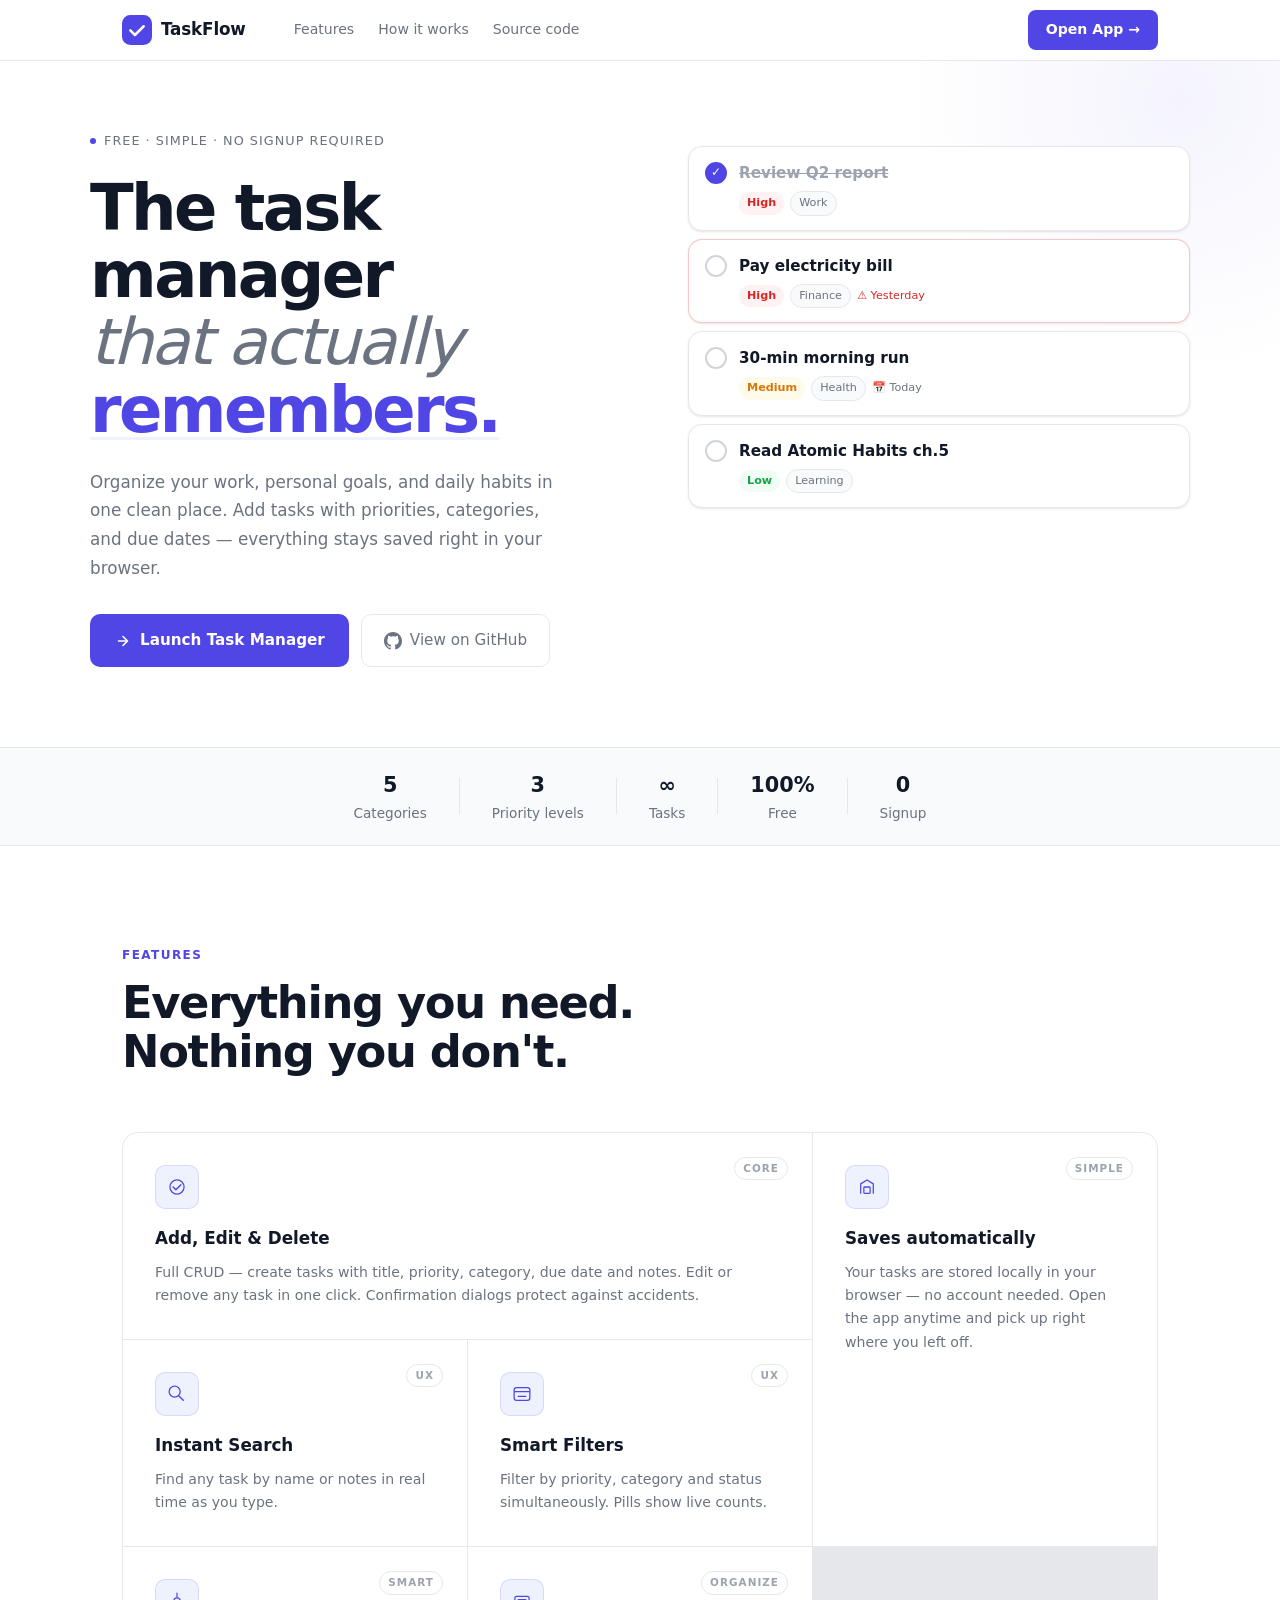
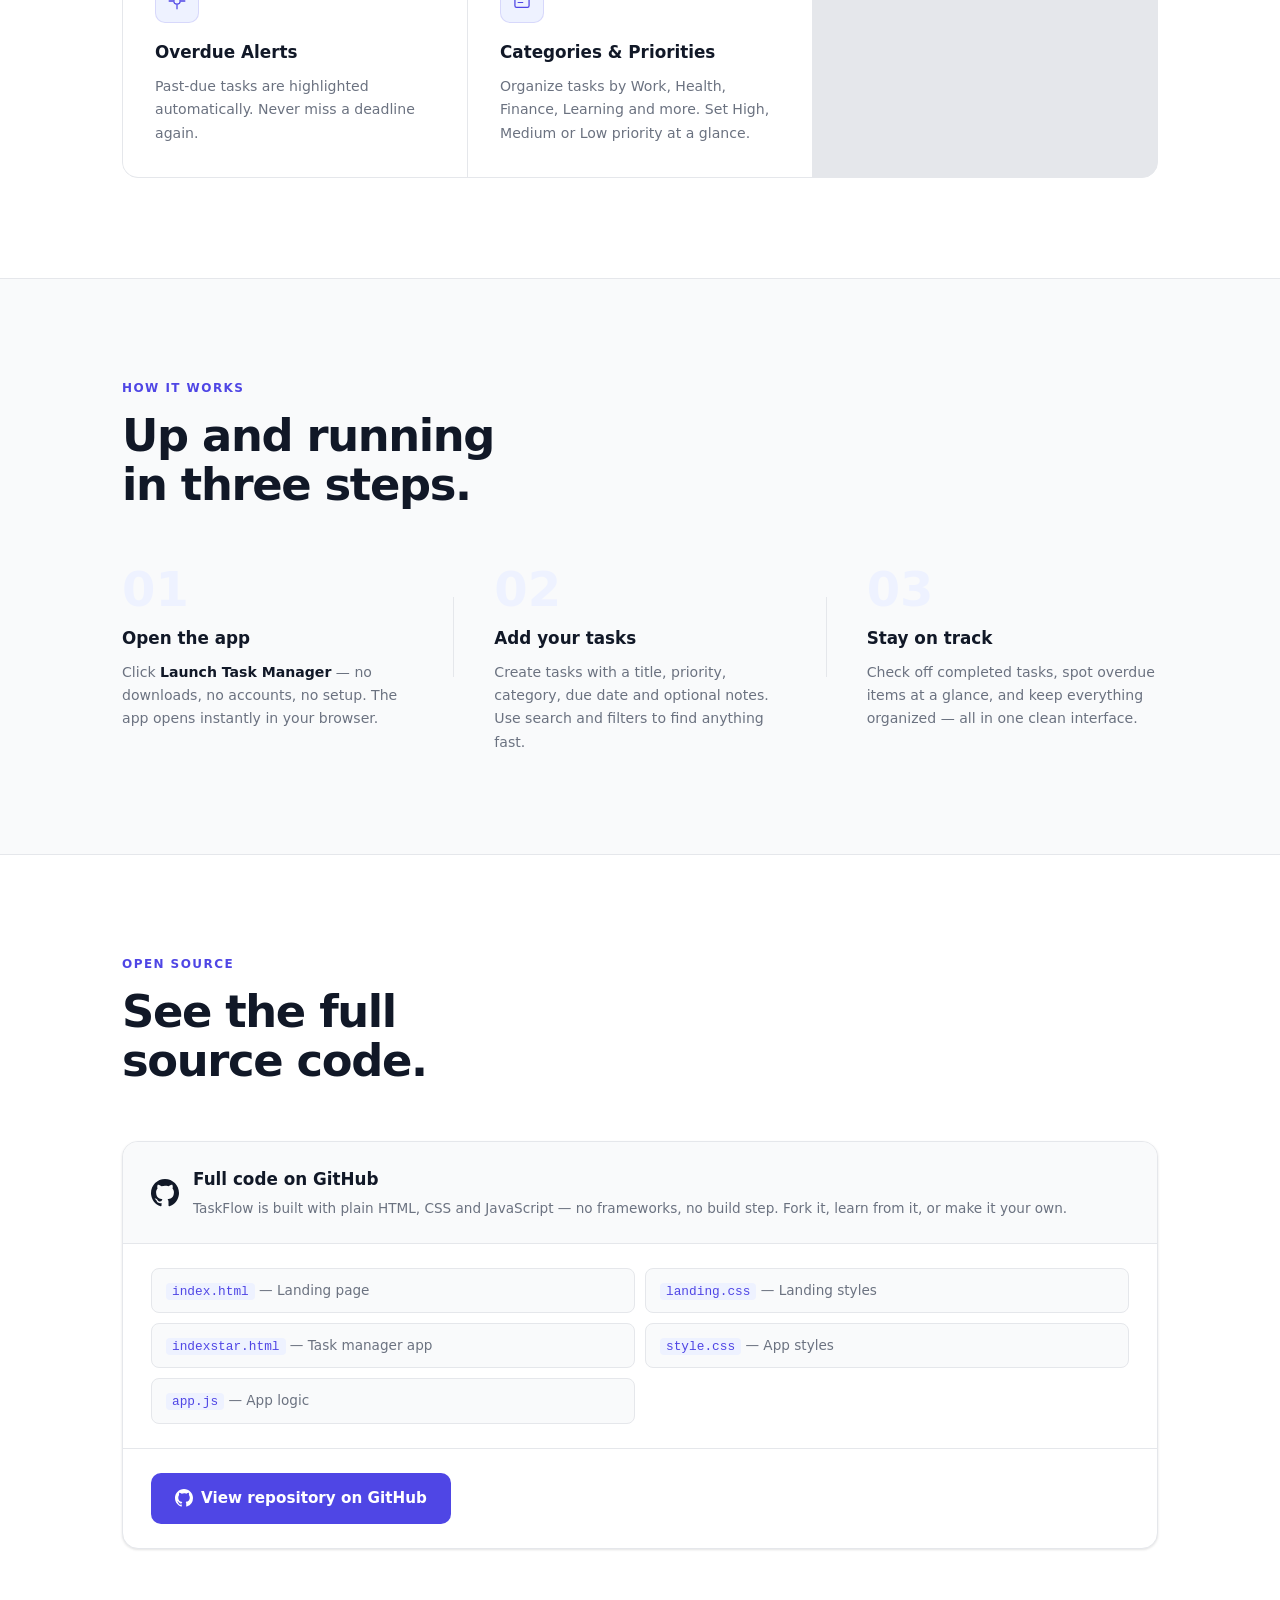
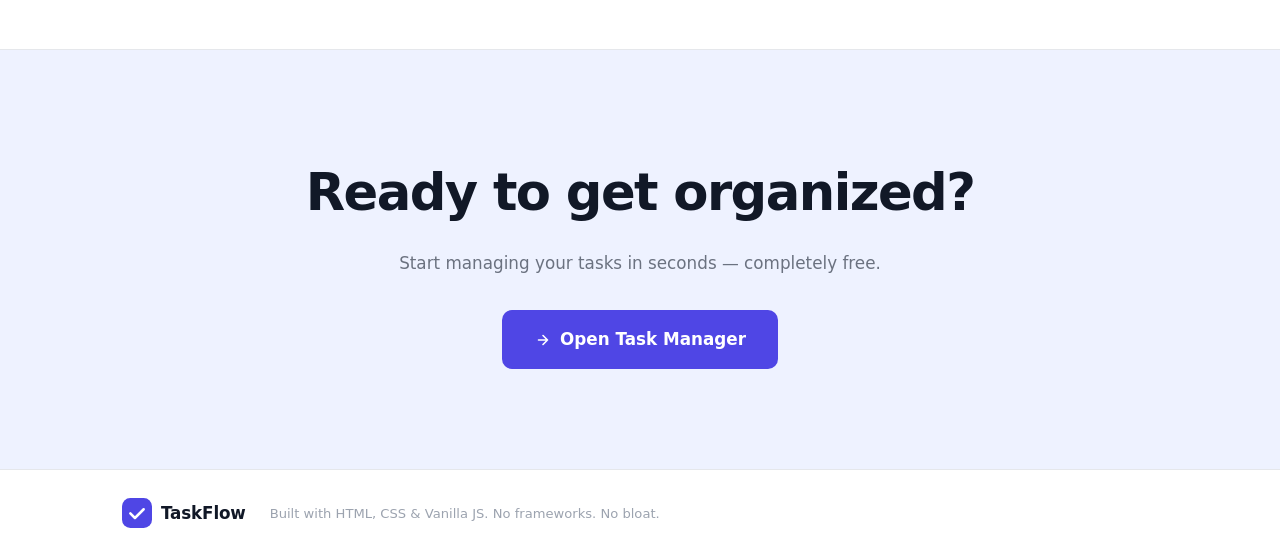
<file: index.html>
<!DOCTYPE html>
<html lang="en">
<head>
  <meta charset="UTF-8" />
  <meta name="viewport" content="width=device-width, initial-scale=1.0" />
  <title>TaskFlow — Smart Task Manager</title>
  <link rel="stylesheet" href="landing.css" />
</head>
<body>

  <!-- ── Nav ── -->
  <nav class="nav">
    <div class="nav-inner">
      <a href="#" class="nav-logo" aria-label="TaskFlow home">
        <svg viewBox="0 0 36 36" fill="none" aria-hidden="true">
          <rect width="36" height="36" rx="10" fill="#4F46E5"/>
          <path d="M10 18.5l5.5 5.5 10.5-10.5" stroke="#ffffff" stroke-width="3" stroke-linecap="round" stroke-linejoin="round"/>
        </svg>
        <span>TaskFlow</span>
      </a>
      <div class="nav-links">
        <a href="#features">Features</a>
        <a href="#how">How it works</a>
        <a href="#github">Source code</a>
      </div>
      <a href="indexstar.html" class="nav-cta">Open App →</a>
    </div>
  </nav>

  <!-- ── Hero ── -->
  <section class="hero">
    <div class="hero-inner">
      <div class="hero-eyebrow">
        <span class="dot"></span>
        Free · Simple · No signup required
      </div>

      <h1 class="hero-title">
        The task manager<br/>
        <em>that actually</em><br/>
        <span class="accent">remembers.</span>
      </h1>

      <p class="hero-sub">
        Organize your work, personal goals, and daily habits in one clean place.
        Add tasks with priorities, categories, and due dates — everything stays
        saved right in your browser.
      </p>

      <div class="hero-actions">
        <a href="indexstar.html" class="btn-primary">
          <svg viewBox="0 0 20 20" fill="none" aria-hidden="true"><path d="M5 10h10M10 5l5 5-5 5" stroke="currentColor" stroke-width="1.8" stroke-linecap="round" stroke-linejoin="round"/></svg>
          Launch Task Manager
        </a>
        <a href="https://github.com/aitu-educational-practice-2026/educational-practice-project-taskflow-team-project" target="_blank" rel="noopener" class="btn-ghost" id="github-link">
          <svg viewBox="0 0 20 20" fill="currentColor" aria-hidden="true"><path fill-rule="evenodd" d="M10 0C4.477 0 0 4.484 0 10.017c0 4.425 2.865 8.18 6.839 9.504.5.092.682-.217.682-.483 0-.237-.008-.868-.013-1.703-2.782.605-3.369-1.343-3.369-1.343-.454-1.158-1.11-1.466-1.11-1.466-.908-.62.069-.608.069-.608 1.003.07 1.531 1.032 1.531 1.032.892 1.53 2.341 1.088 2.91.832.092-.647.35-1.088.636-1.338-2.22-.253-4.555-1.113-4.555-4.951 0-1.093.39-1.988 1.029-2.688-.103-.253-.446-1.272.098-2.65 0 0 .84-.27 2.75 1.026A9.564 9.564 0 0110 4.844c.85.004 1.705.115 2.504.337 1.909-1.296 2.747-1.027 2.747-1.027.546 1.379.203 2.398.1 2.651.64.7 1.028 1.595 1.028 2.688 0 3.848-2.339 4.695-4.566 4.943.359.309.678.92.678 1.855 0 1.338-.012 2.419-.012 2.745 0 .268.18.58.688.482A10.019 10.019 0 0020 10.017C20 4.484 15.522 0 10 0z" clip-rule="evenodd"/></svg>
          View on GitHub
        </a>
      </div>

      <!-- Floating task cards preview -->
      <div class="hero-preview" aria-hidden="true">
        <div class="preview-card card-1">
          <div class="pc-check checked">✓</div>
          <div class="pc-body">
            <div class="pc-title done">Review Q2 report</div>
            <div class="pc-meta"><span class="badge-high">High</span><span class="pc-cat">Work</span></div>
          </div>
        </div>
        <div class="preview-card card-2">
          <div class="pc-check"></div>
          <div class="pc-body">
            <div class="pc-title">Pay electricity bill</div>
            <div class="pc-meta"><span class="badge-high">High</span><span class="pc-cat">Finance</span><span class="pc-due overdue">⚠ Yesterday</span></div>
          </div>
        </div>
        <div class="preview-card card-3">
          <div class="pc-check"></div>
          <div class="pc-body">
            <div class="pc-title">30-min morning run</div>
            <div class="pc-meta"><span class="badge-med">Medium</span><span class="pc-cat">Health</span><span class="pc-due">📅 Today</span></div>
          </div>
        </div>
        <div class="preview-card card-4">
          <div class="pc-check"></div>
          <div class="pc-body">
            <div class="pc-title">Read Atomic Habits ch.5</div>
            <div class="pc-meta"><span class="badge-low">Low</span><span class="pc-cat">Learning</span></div>
          </div>
        </div>
      </div>
    </div>
  </section>

  <!-- ── Stats strip ── -->
  <div class="stats-strip">
    <div class="stat"><strong>5</strong> Categories</div>
    <div class="divider"></div>
    <div class="stat"><strong>3</strong> Priority levels</div>
    <div class="divider"></div>
    <div class="stat"><strong>∞</strong> Tasks</div>
    <div class="divider"></div>
    <div class="stat"><strong>100%</strong> Free</div>
    <div class="divider"></div>
    <div class="stat"><strong>0</strong> Signup</div>
  </div>

  <!-- ── Features ── -->
  <section class="features" id="features">
    <div class="section-inner">
      <div class="section-label">Features</div>
      <h2 class="section-title">Everything you need.<br/>Nothing you don't.</h2>

      <div class="features-grid">

        <div class="feature-card feat-large">
          <div class="feat-icon">
            <svg viewBox="0 0 28 28" fill="none"><path d="M5 14a9 9 0 1 1 18 0A9 9 0 0 1 5 14z" stroke="currentColor" stroke-width="1.6"/><path d="M9 14l3.5 3.5 6.5-6.5" stroke="currentColor" stroke-width="1.8" stroke-linecap="round" stroke-linejoin="round"/></svg>
          </div>
          <h3>Add, Edit & Delete</h3>
          <p>Full CRUD — create tasks with title, priority, category, due date and notes. Edit or remove any task in one click. Confirmation dialogs protect against accidents.</p>
          <div class="feat-tag">Core</div>
        </div>

        <div class="feature-card">
          <div class="feat-icon">
            <svg viewBox="0 0 28 28" fill="none"><circle cx="11" cy="11" r="7" stroke="currentColor" stroke-width="1.6"/><path d="M16.5 16.5L22 22" stroke="currentColor" stroke-width="1.8" stroke-linecap="round"/></svg>
          </div>
          <h3>Instant Search</h3>
          <p>Find any task by name or notes in real time as you type.</p>
          <div class="feat-tag">UX</div>
        </div>

        <div class="feature-card">
          <div class="feat-icon">
            <svg viewBox="0 0 28 28" fill="none"><rect x="4" y="6" width="20" height="16" rx="3" stroke="currentColor" stroke-width="1.6"/><path d="M4 11h20" stroke="currentColor" stroke-width="1.6"/><path d="M9 17h10" stroke="currentColor" stroke-width="1.4" stroke-linecap="round"/></svg>
          </div>
          <h3>Smart Filters</h3>
          <p>Filter by priority, category and status simultaneously. Pills show live counts.</p>
          <div class="feat-tag">UX</div>
        </div>

        <div class="feature-card">
          <div class="feat-icon">
            <svg viewBox="0 0 28 28" fill="none"><path d="M14 4v5M14 19v5M4 14h5M19 14h5" stroke="currentColor" stroke-width="1.6" stroke-linecap="round"/><circle cx="14" cy="14" r="4" stroke="currentColor" stroke-width="1.6"/></svg>
          </div>
          <h3>Overdue Alerts</h3>
          <p>Past-due tasks are highlighted automatically. Never miss a deadline again.</p>
          <div class="feat-tag">Smart</div>
        </div>

        <div class="feature-card">
          <div class="feat-icon">
            <svg viewBox="0 0 28 28" fill="none"><rect x="5" y="8" width="18" height="14" rx="2" stroke="currentColor" stroke-width="1.6"/><path d="M9 12h10M9 16h6" stroke="currentColor" stroke-width="1.4" stroke-linecap="round"/></svg>
          </div>
          <h3>Categories & Priorities</h3>
          <p>Organize tasks by Work, Health, Finance, Learning and more. Set High, Medium or Low priority at a glance.</p>
          <div class="feat-tag">Organize</div>
        </div>

        <div class="feature-card feat-large">
          <div class="feat-icon">
            <svg viewBox="0 0 28 28" fill="none"><path d="M6 22V10l8-5 8 5v12" stroke="currentColor" stroke-width="1.6" stroke-linecap="round" stroke-linejoin="round"/><rect x="10" y="14" width="8" height="8" rx="1" stroke="currentColor" stroke-width="1.6"/></svg>
          </div>
          <h3>Saves automatically</h3>
          <p>Your tasks are stored locally in your browser — no account needed. Open the app anytime and pick up right where you left off.</p>
          <div class="feat-tag">Simple</div>
        </div>

      </div>
    </div>
  </section>

  <!-- ── How it works ── -->
  <section class="how" id="how">
    <div class="section-inner">
      <div class="section-label">How it works</div>
      <h2 class="section-title">Up and running<br/>in three steps.</h2>

      <div class="steps">
        <div class="step">
          <div class="step-num">01</div>
          <div class="step-body">
            <h3>Open the app</h3>
            <p>Click <strong>Launch Task Manager</strong> — no downloads, no accounts, no setup. The app opens instantly in your browser.</p>
          </div>
        </div>
        <div class="step-line"></div>
        <div class="step">
          <div class="step-num">02</div>
          <div class="step-body">
            <h3>Add your tasks</h3>
            <p>Create tasks with a title, priority, category, due date and optional notes. Use search and filters to find anything fast.</p>
          </div>
        </div>
        <div class="step-line"></div>
        <div class="step">
          <div class="step-num">03</div>
          <div class="step-body">
            <h3>Stay on track</h3>
            <p>Check off completed tasks, spot overdue items at a glance, and keep everything organized — all in one clean interface.</p>
          </div>
        </div>
      </div>
    </div>
  </section>

  <!-- ── GitHub ── -->
  <section class="github-section" id="github">
    <div class="section-inner">
      <div class="section-label">Open source</div>
      <h2 class="section-title">See the full<br/>source code.</h2>

      <div class="github-box">
        <div class="github-left">
          <svg viewBox="0 0 24 24" fill="currentColor" aria-hidden="true"><path fill-rule="evenodd" d="M12 0C5.373 0 0 5.373 0 12c0 5.303 3.438 9.8 8.205 11.387.6.113.82-.258.82-.577v-2.234c-3.338.726-4.033-1.416-4.033-1.416-.546-1.387-1.333-1.756-1.333-1.756-1.089-.745.083-.729.083-.729 1.205.084 1.839 1.237 1.839 1.237 1.07 1.834 2.807 1.304 3.492.997.107-.775.418-1.305.762-1.604-2.665-.305-5.467-1.334-5.467-5.931 0-1.311.469-2.381 1.236-3.221-.124-.303-.535-1.524.117-3.176 0 0 1.008-.322 3.301 1.23A11.509 11.509 0 0 1 12 5.803c1.02.005 2.047.138 3.006.404 2.291-1.552 3.297-1.23 3.297-1.23.653 1.653.242 2.874.118 3.176.77.84 1.235 1.911 1.235 3.221 0 4.609-2.807 5.624-5.479 5.921.43.372.823 1.102.823 2.222v3.293c0 .319.218.694.825.576C20.565 21.796 24 17.298 24 12c0-6.627-5.373-12-12-12z" clip-rule="evenodd"/></svg>
          <div>
            <h3>Full code on GitHub</h3>
            <p>TaskFlow is built with plain HTML, CSS and JavaScript — no frameworks, no build step. Fork it, learn from it, or make it your own.</p>
          </div>
        </div>
        <div class="github-files">
          <div class="file-chip"><code>index.html</code> — Landing page</div>
          <div class="file-chip"><code>landing.css</code> — Landing styles</div>
          <div class="file-chip"><code>indexstar.html</code> — Task manager app</div>
          <div class="file-chip"><code>style.css</code> — App styles</div>
          <div class="file-chip"><code>app.js</code> — App logic</div>
        </div>
        <a href="https://github.com/aitu-educational-practice-2026/educational-practice-project-taskflow-team-project" target="_blank" rel="noopener" class="btn-primary github-btn">
          <svg viewBox="0 0 20 20" fill="currentColor" aria-hidden="true"><path fill-rule="evenodd" d="M10 0C4.477 0 0 4.484 0 10.017c0 4.425 2.865 8.18 6.839 9.504.5.092.682-.217.682-.483 0-.237-.008-.868-.013-1.703-2.782.605-3.369-1.343-3.369-1.343-.454-1.158-1.11-1.466-1.11-1.466-.908-.62.069-.608.069-.608 1.003.07 1.531 1.032 1.531 1.032.892 1.53 2.341 1.088 2.91.832.092-.647.35-1.088.636-1.338-2.22-.253-4.555-1.113-4.555-4.951 0-1.093.39-1.988 1.029-2.688-.103-.253-.446-1.272.098-2.65 0 0 .84-.27 2.75 1.026A9.564 9.564 0 0110 4.844c.85.004 1.705.115 2.504.337 1.909-1.296 2.747-1.027 2.747-1.027.546 1.379.203 2.398.1 2.651.64.7 1.028 1.595 1.028 2.688 0 3.848-2.339 4.695-4.566 4.943.359.309.678.92.678 1.855 0 1.338-.012 2.419-.012 2.745 0 .268.18.58.688.482A10.019 10.019 0 0020 10.017C20 4.484 15.522 0 10 0z" clip-rule="evenodd"/></svg>
          View repository on GitHub
        </a>
      </div>
    </div>
  </section>

  <!-- ── CTA ── -->
  <section class="cta-section">
    <div class="cta-inner">
      <h2>Ready to get organized?</h2>
      <p>Start managing your tasks in seconds — completely free.</p>
      <a href="indexstar.html" class="btn-primary btn-xl">
        <svg viewBox="0 0 20 20" fill="none" aria-hidden="true"><path d="M5 10h10M10 5l5 5-5 5" stroke="currentColor" stroke-width="1.8" stroke-linecap="round" stroke-linejoin="round"/></svg>
        Open Task Manager
      </a>
    </div>
  </section>

  <!-- ── Footer ── -->
  <footer class="footer">
    <div class="footer-inner">
      <a href="#" class="nav-logo" aria-label="TaskFlow home">
        <svg viewBox="0 0 36 36" fill="none" aria-hidden="true"><rect width="36" height="36" rx="10" fill="#4F46E5"/><path d="M10 18.5l5.5 5.5 10.5-10.5" stroke="#ffffff" stroke-width="3" stroke-linecap="round" stroke-linejoin="round"/></svg>
        <span>TaskFlow</span>
      </a>
      <p>Built with HTML, CSS &amp; Vanilla JS. No frameworks. No bloat.</p>
    </div>
  </footer>

  <script>
    const observer = new IntersectionObserver((entries) => {
      entries.forEach(e => {
        if (e.isIntersecting) {
          e.target.classList.add('visible');
          observer.unobserve(e.target);
        }
      });
    }, { threshold: 0.1 });

    document.querySelectorAll('.feature-card, .step, .file-chip').forEach(el => {
      observer.observe(el);
    });

    document.querySelectorAll('.preview-card').forEach((card, i) => {
      card.style.animationDelay = `${i * 0.12}s`;
    });
  </script>
</body>
</html>
</file>
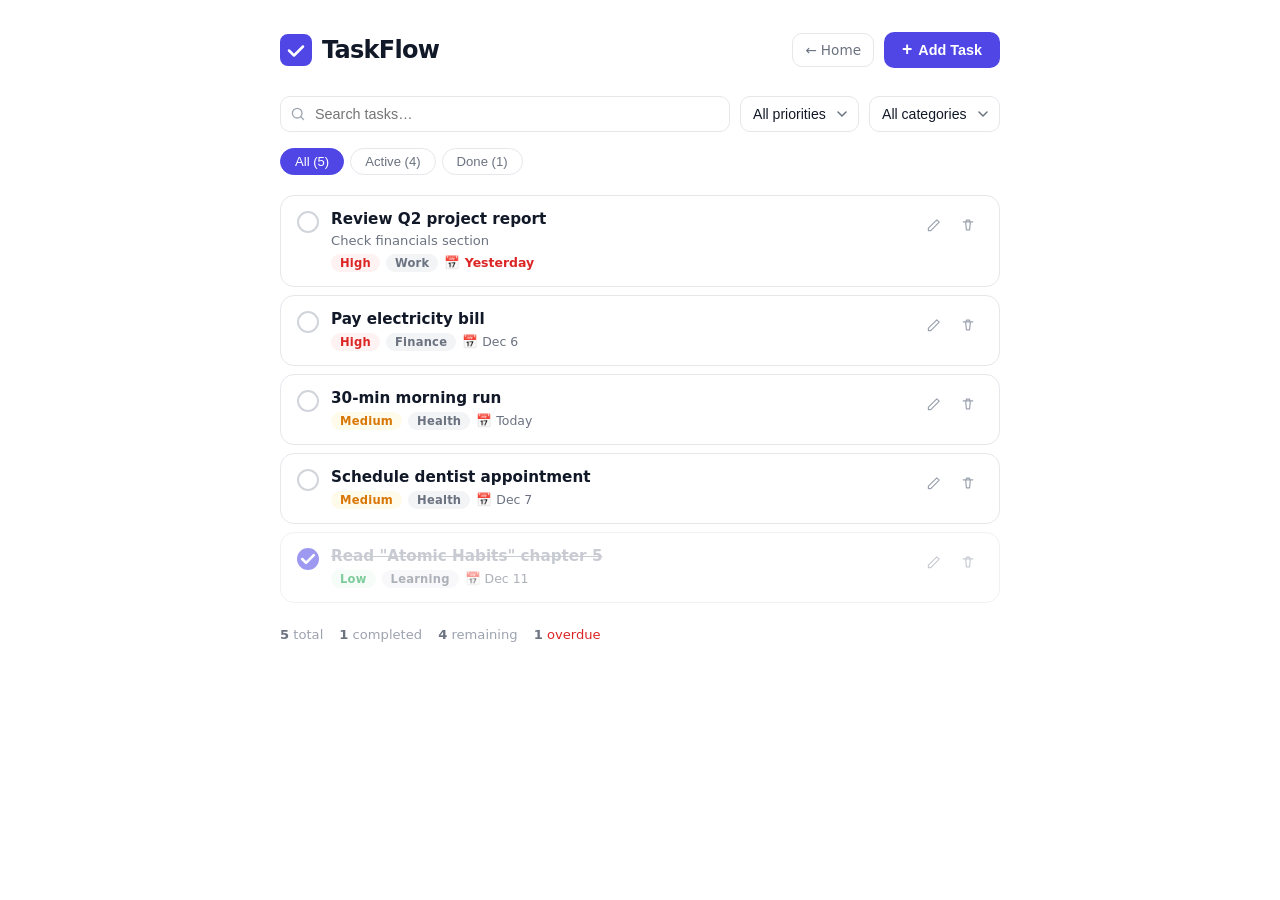
<file: indexstar.html>
<!DOCTYPE html>
<html lang="en">
<head>
  <meta charset="UTF-8" />
  <meta name="viewport" content="width=device-width, initial-scale=1.0" />
  <title>TaskFlow — Task Manager</title>
  <link rel="stylesheet" href="style.css" />
</head>
<body>

  <!-- ── App shell ── -->
  <div class="app">
    <header class="header">
      <div class="header-left">
        <svg class="logo" viewBox="0 0 32 32" fill="none" xmlns="http://www.w3.org/2000/svg" aria-hidden="true">
          <rect width="32" height="32" rx="8" fill="#4F46E5"/>
          <path d="M9 16.5l5 5 9-9" stroke="#fff" stroke-width="2.5" stroke-linecap="round" stroke-linejoin="round"/>
        </svg>
        <h1>TaskFlow</h1>
      </div>
      <div class="header-right">
        <a href="index.html" class="btn-back">← Home</a>
        <button class="btn-add" id="btnAdd">
        <span>+</span> Add Task
        </button>
      </div>
    </header>

    <!-- Toolbar: search + filters -->
    <div class="toolbar">
      <div class="search-wrap">
        <svg class="search-icon" viewBox="0 0 20 20" fill="none" aria-hidden="true">
          <circle cx="9" cy="9" r="6" stroke="currentColor" stroke-width="1.6"/>
          <path d="M13.5 13.5L17 17" stroke="currentColor" stroke-width="1.6" stroke-linecap="round"/>
        </svg>
        <input type="text" id="searchInput" class="search-input" placeholder="Search tasks…" autocomplete="off"/>
      </div>
      <select id="filterPriority" class="select">
        <option value="all">All priorities</option>
        <option value="high">High</option>
        <option value="medium">Medium</option>
        <option value="low">Low</option>
      </select>
      <select id="filterCategory" class="select">
        <option value="all">All categories</option>
        <option value="Work">Work</option>
        <option value="Personal">Personal</option>
        <option value="Health">Health</option>
        <option value="Finance">Finance</option>
        <option value="Learning">Learning</option>
        <option value="Other">Other</option>
      </select>
    </div>

    <!-- Status pills -->
    <div class="pills" id="pillsBar">
      <button class="pill active" data-status="all">All</button>
      <button class="pill" data-status="active">Active</button>
      <button class="pill" data-status="done">Done</button>
    </div>

    <!-- Task list -->
    <main id="taskList" class="task-list"></main>

    <!-- Stats bar -->
    <footer class="stats" id="statsBar"></footer>
  </div>

  <!-- ── Modal ── -->
  <div class="modal-backdrop hidden" id="modalBackdrop">
    <div class="modal" role="dialog" aria-modal="true" aria-labelledby="modalTitle">
      <div class="modal-header">
        <h2 id="modalTitle">Add Task</h2>
        <button class="modal-close" id="modalClose" aria-label="Close">✕</button>
      </div>

      <div class="form-group">
        <label for="fTitle">Task name *</label>
        <input type="text" id="fTitle" placeholder="What needs to be done?" autocomplete="off"/>
        <span class="field-error hidden" id="titleError">Task name is required.</span>
      </div>

      <div class="form-row">
        <div class="form-group">
          <label for="fPriority">Priority</label>
          <select id="fPriority">
            <option value="high">🔴 High</option>
            <option value="medium" selected>🟡 Medium</option>
            <option value="low">🟢 Low</option>
          </select>
        </div>
        <div class="form-group">
          <label for="fCategory">Category</label>
          <select id="fCategory">
            <option>Work</option>
            <option>Personal</option>
            <option>Health</option>
            <option>Finance</option>
            <option>Learning</option>
            <option>Other</option>
          </select>
        </div>
      </div>

      <div class="form-group">
        <label for="fDue">Due date</label>
        <input type="date" id="fDue"/>
      </div>

      <div class="form-group">
        <label for="fNotes">Notes</label>
        <textarea id="fNotes" rows="2" placeholder="Optional notes…"></textarea>
      </div>

      <div class="modal-footer">
        <button class="btn-cancel" id="btnCancel">Cancel</button>
        <button class="btn-save" id="btnSave">Add Task</button>
      </div>
    </div>
  </div>

  <!-- ── Delete confirm ── -->
  <div class="modal-backdrop hidden" id="confirmBackdrop">
    <div class="modal confirm-modal" role="dialog" aria-modal="true">
      <p>Delete this task? This cannot be undone.</p>
      <div class="modal-footer">
        <button class="btn-cancel" id="confirmNo">Keep it</button>
        <button class="btn-danger" id="confirmYes">Delete</button>
      </div>
    </div>
  </div>

  <script src="app.js"></script>
</body>
</html>
</file>
<file: landing.css>
/* ── Landing Page — matches task manager theme ── */
*, *::before, *::after { box-sizing: border-box; margin: 0; padding: 0; }

:root {
  --indigo:     #4F46E5;
  --indigo-lt:  #EEF2FF;
  --indigo-dk:  #3730A3;
  --text-1:     #111827;
  --text-2:     #6B7280;
  --text-3:     #9CA3AF;
  --bg:         #ffffff;
  --surface:    #FFFFFF;
  --surface2:   #F9FAFB;
  --border:     #E5E7EB;
  --border-2:   #D1D5DB;
  --shadow-sm:  0 1px 3px rgba(0,0,0,.08), 0 1px 2px rgba(0,0,0,.04);
  --shadow-md:  0 4px 16px rgba(0,0,0,.10);
  --high-bg:    #FEF2F2; --high-color: #DC2626;
  --med-bg:     #FFFBEB; --med-color:  #D97706;
  --low-bg:     #F0FDF4; --low-color:  #16A34A;
}

html { scroll-behavior: smooth; font-size: 16px; }

body {
  background: var(--bg);
  color: var(--text-1);
  font-family: 'Segoe UI', system-ui, -apple-system, sans-serif;
  font-weight: 400;
  line-height: 1.65;
  overflow-x: hidden;
}

/* ── Nav ── */
.nav {
  position: fixed;
  top: 0; left: 0; right: 0;
  z-index: 100;
  border-bottom: 1px solid var(--border);
  background: rgba(255,255,255,.92);
  backdrop-filter: blur(12px);
}
.nav-inner {
  max-width: 1100px;
  margin: 0 auto;
  padding: 0 2rem;
  height: 60px;
  display: flex;
  align-items: center;
  gap: 2rem;
}
.nav-logo {
  display: flex;
  align-items: center;
  gap: 9px;
  text-decoration: none;
  color: var(--text-1);
  font-weight: 700;
  font-size: 1.05rem;
  letter-spacing: -.01em;
}
.nav-logo svg { width: 30px; height: 30px; flex-shrink: 0; }

.nav-links {
  display: flex;
  gap: 1.5rem;
  margin-left: 1rem;
}
.nav-links a {
  color: var(--text-2);
  text-decoration: none;
  font-size: .88rem;
  transition: color .15s;
}
.nav-links a:hover { color: var(--indigo); }

.nav-cta {
  margin-left: auto;
  background: var(--indigo);
  color: #fff;
  text-decoration: none;
  padding: 8px 18px;
  border-radius: 8px;
  font-size: .88rem;
  font-weight: 600;
  transition: background .15s, transform .1s;
  white-space: nowrap;
}
.nav-cta:hover  { background: var(--indigo-dk); }
.nav-cta:active { transform: scale(.97); }

/* ── Hero ── */
.hero {
  padding: 130px 2rem 80px;
  position: relative;
  z-index: 1;
  overflow: hidden;
}
.hero::before {
  content: '';
  position: absolute;
  top: -200px; right: -200px;
  width: 600px; height: 600px;
  background: radial-gradient(circle, rgba(79,70,229,.06) 0%, transparent 65%);
  pointer-events: none;
}
.hero-inner {
  max-width: 1100px;
  margin: 0 auto;
  display: grid;
  grid-template-columns: 1fr 1fr;
  grid-template-rows: auto auto auto auto;
  gap: 0;
  align-items: start;
}

.hero-eyebrow {
  grid-column: 1;
  display: flex;
  align-items: center;
  gap: 8px;
  font-size: .8rem;
  color: var(--text-2);
  letter-spacing: .08em;
  text-transform: uppercase;
  margin-bottom: 1.5rem;
  animation: fadeUp .6s ease both;
}
.dot {
  width: 6px; height: 6px;
  border-radius: 50%;
  background: var(--indigo);
  animation: blink 2s infinite;
}
@keyframes blink { 0%,100%{opacity:1} 50%{opacity:.3} }

.hero-title {
  grid-column: 1;
  font-size: clamp(2.8rem, 5vw, 4.5rem);
  font-weight: 800;
  line-height: 1.05;
  letter-spacing: -.04em;
  color: var(--text-1);
  margin-bottom: 1.5rem;
  animation: fadeUp .6s .1s ease both;
}
.hero-title em {
  font-style: italic;
  font-weight: 400;
  color: var(--text-2);
}
.hero-title .accent {
  color: var(--indigo);
  display: inline-block;
  position: relative;
}
.hero-title .accent::after {
  content: '';
  position: absolute;
  bottom: 4px; left: 0; right: 0;
  height: 3px;
  background: var(--indigo-lt);
  border-radius: 2px;
}

.hero-sub {
  grid-column: 1;
  font-size: 1.05rem;
  color: var(--text-2);
  max-width: 480px;
  line-height: 1.7;
  margin-bottom: 2rem;
  animation: fadeUp .6s .2s ease both;
}

.hero-actions {
  grid-column: 1;
  display: flex;
  gap: 12px;
  flex-wrap: wrap;
  animation: fadeUp .6s .3s ease both;
}

.hero-preview {
  grid-column: 2;
  grid-row: 1 / 5;
  padding-left: 3rem;
  position: relative;
  display: flex;
  flex-direction: column;
  gap: 8px;
  padding-top: 1rem;
}

.preview-card {
  background: var(--surface);
  border: 1.5px solid var(--border);
  border-radius: 14px;
  padding: 14px 16px;
  display: flex;
  align-items: flex-start;
  gap: 12px;
  animation: floatIn .5s ease both;
  transition: border-color .15s, box-shadow .15s, transform .2s;
  box-shadow: var(--shadow-sm);
}
.preview-card:hover {
  border-color: var(--border-2);
  box-shadow: var(--shadow-md);
  transform: translateX(4px);
}

@keyframes floatIn {
  from { opacity: 0; transform: translateX(20px); }
  to   { opacity: 1; transform: translateX(0); }
}

.card-1 { opacity: .7; }
.card-2 { border-color: rgba(220,38,38,.25); }

.pc-check {
  width: 22px; height: 22px;
  border-radius: 50%;
  border: 2px solid var(--border-2);
  flex-shrink: 0;
  margin-top: 1px;
  display: flex;
  align-items: center;
  justify-content: center;
  font-size: 12px;
  color: transparent;
}
.pc-check.checked {
  background: var(--indigo);
  border-color: var(--indigo);
  color: #fff;
  font-weight: 700;
}
.pc-body { flex: 1; min-width: 0; }
.pc-title {
  font-size: .95rem;
  font-weight: 600;
  color: var(--text-1);
  margin-bottom: 5px;
}
.pc-title.done {
  text-decoration: line-through;
  color: var(--text-3);
}
.pc-meta { display: flex; align-items: center; gap: 6px; flex-wrap: wrap; }
.badge-high { font-size: .7rem; font-weight: 700; padding: 2px 8px; border-radius: 999px; background: var(--high-bg); color: var(--high-color); }
.badge-med  { font-size: .7rem; font-weight: 700; padding: 2px 8px; border-radius: 999px; background: var(--med-bg);  color: var(--med-color); }
.badge-low  { font-size: .7rem; font-weight: 700; padding: 2px 8px; border-radius: 999px; background: var(--low-bg);  color: var(--low-color); }
.pc-cat { font-size: .7rem; color: var(--text-2); background: var(--surface2); padding: 2px 8px; border-radius: 999px; border: 1px solid var(--border); }
.pc-due { font-size: .7rem; color: var(--text-2); }
.pc-due.overdue { color: var(--high-color); }

/* ── Buttons ── */
.btn-primary {
  display: inline-flex;
  align-items: center;
  gap: 8px;
  background: var(--indigo);
  color: #fff;
  text-decoration: none;
  padding: 13px 24px;
  border-radius: 10px;
  font-size: .95rem;
  font-weight: 600;
  transition: background .15s, transform .1s, box-shadow .15s;
  box-shadow: 0 0 0 0 rgba(79,70,229,0);
}
.btn-primary:hover {
  background: var(--indigo-dk);
  box-shadow: 0 4px 20px rgba(79,70,229,.25);
}
.btn-primary:active { transform: scale(.97); }
.btn-primary svg { width: 18px; height: 18px; }
.btn-xl { padding: 16px 32px; font-size: 1.05rem; }

.btn-ghost {
  display: inline-flex;
  align-items: center;
  gap: 8px;
  background: transparent;
  color: var(--text-2);
  text-decoration: none;
  padding: 13px 22px;
  border-radius: 10px;
  border: 1.5px solid var(--border);
  font-size: .95rem;
  font-weight: 500;
  transition: color .15s, border-color .15s, background .15s;
}
.btn-ghost:hover { color: var(--indigo); border-color: var(--indigo); background: var(--indigo-lt); }
.btn-ghost svg { width: 18px; height: 18px; }

/* ── Stats strip ── */
.stats-strip {
  display: flex;
  align-items: center;
  justify-content: center;
  flex-wrap: wrap;
  gap: 0;
  border-top: 1px solid var(--border);
  border-bottom: 1px solid var(--border);
  padding: 1.25rem 2rem;
  position: relative;
  z-index: 1;
  background: var(--surface2);
}
.stat {
  padding: 0 2rem;
  font-size: .85rem;
  color: var(--text-2);
  text-align: center;
}
.stat strong { display: block; font-size: 1.3rem; font-weight: 800; color: var(--text-1); }
.divider { width: 1px; height: 36px; background: var(--border); }

/* ── Section commons ── */
.section-inner {
  max-width: 1100px;
  margin: 0 auto;
  padding: 100px 2rem;
}
.section-label {
  font-size: .75rem;
  letter-spacing: .12em;
  text-transform: uppercase;
  color: var(--indigo);
  font-weight: 600;
  margin-bottom: .75rem;
}
.section-title {
  font-size: clamp(2rem, 3.5vw, 3rem);
  font-weight: 800;
  letter-spacing: -.03em;
  line-height: 1.1;
  margin-bottom: 3.5rem;
  color: var(--text-1);
}

/* ── Features ── */
.features { position: relative; z-index: 1; }

.features-grid {
  display: grid;
  grid-template-columns: repeat(3, 1fr);
  grid-template-rows: auto auto;
  gap: 1px;
  background: var(--border);
  border-radius: 16px;
  overflow: hidden;
  border: 1px solid var(--border);
}

.feature-card {
  background: var(--surface);
  padding: 2rem;
  position: relative;
  opacity: 0;
  transform: translateY(16px);
  transition: opacity .4s ease, transform .4s ease, background .15s;
}
.feature-card.visible { opacity: 1; transform: translateY(0); }
.feature-card:hover { background: var(--surface2); }

.feat-large { grid-column: span 2; }
.feature-card:nth-child(1) { grid-column: span 2; }
.feature-card:nth-child(4) { grid-column: 1; }
.feature-card:nth-child(5) { grid-column: 2; }
.feature-card:nth-child(6) { grid-column: 3; grid-row: 1 / 3; }

.feat-icon {
  width: 44px; height: 44px;
  border-radius: 10px;
  background: var(--indigo-lt);
  border: 1px solid rgba(79,70,229,.15);
  display: flex; align-items: center; justify-content: center;
  color: var(--indigo);
  margin-bottom: 1rem;
}
.feat-icon svg { width: 22px; height: 22px; }
.feature-card h3 {
  font-size: 1.05rem;
  font-weight: 700;
  margin-bottom: .5rem;
  color: var(--text-1);
}
.feature-card p { font-size: .88rem; color: var(--text-2); line-height: 1.65; }
.feat-tag {
  position: absolute;
  top: 1.5rem; right: 1.5rem;
  font-size: .65rem;
  font-weight: 700;
  letter-spacing: .1em;
  text-transform: uppercase;
  color: var(--text-3);
  border: 1px solid var(--border);
  padding: 2px 8px;
  border-radius: 999px;
}

/* ── How it works ── */
.how {
  position: relative;
  z-index: 1;
  border-top: 1px solid var(--border);
  background: var(--surface2);
}
.steps { display: flex; align-items: flex-start; gap: 0; }
.step {
  flex: 1;
  opacity: 0;
  transform: translateY(16px);
  transition: opacity .5s ease, transform .5s ease;
}
.step.visible { opacity: 1; transform: translateY(0); }
.step-num {
  font-size: 3rem;
  font-weight: 800;
  color: var(--indigo-lt);
  line-height: 1;
  margin-bottom: .75rem;
}
.step-body h3 {
  font-size: 1.05rem;
  font-weight: 700;
  margin-bottom: .5rem;
  color: var(--text-1);
}
.step-body p { font-size: .88rem; color: var(--text-2); line-height: 1.65; }
.step-body strong { color: var(--text-1); }
.step-line {
  width: 1px;
  height: 80px;
  background: var(--border);
  margin: 2rem 2.5rem 0;
  flex-shrink: 0;
}

/* ── GitHub section ── */
.github-section {
  position: relative;
  z-index: 1;
  border-top: 1px solid var(--border);
}

.github-box {
  background: var(--surface);
  border: 1.5px solid var(--border);
  border-radius: 16px;
  overflow: hidden;
  box-shadow: var(--shadow-sm);
}

.github-left {
  display: flex;
  align-items: center;
  gap: 14px;
  padding: 1.5rem 1.75rem;
  border-bottom: 1px solid var(--border);
  background: var(--surface2);
}
.github-left svg { width: 28px; height: 28px; color: var(--text-1); flex-shrink: 0; }
.github-left h3 { font-weight: 700; font-size: 1.05rem; margin-bottom: 3px; color: var(--text-1); }
.github-left p  { font-size: .85rem; color: var(--text-2); }

.github-files {
  display: grid;
  grid-template-columns: 1fr 1fr;
  gap: 10px;
  padding: 1.5rem 1.75rem;
  border-bottom: 1px solid var(--border);
}

.file-chip {
  font-size: .85rem;
  color: var(--text-2);
  padding: 10px 14px;
  background: var(--surface2);
  border: 1px solid var(--border);
  border-radius: 8px;
  opacity: 0;
  transform: translateY(8px);
  transition: opacity .4s ease, transform .4s ease;
}
.file-chip.visible { opacity: 1; transform: translateY(0); }
.file-chip code {
  background: var(--indigo-lt);
  color: var(--indigo);
  padding: 1px 6px;
  border-radius: 4px;
  font-size: .8rem;
  font-family: 'Cascadia Code', 'Courier New', monospace;
}

.github-btn {
  margin: 1.5rem 1.75rem;
}

/* ── CTA ── */
.cta-section {
  position: relative;
  z-index: 1;
  border-top: 1px solid var(--border);
  text-align: center;
  padding: 100px 2rem;
  background: var(--indigo-lt);
}
.cta-inner { position: relative; }
.cta-section h2 {
  font-size: clamp(2rem, 4vw, 3.2rem);
  font-weight: 800;
  letter-spacing: -.03em;
  margin-bottom: 1rem;
  color: var(--text-1);
}
.cta-section p { font-size: 1.05rem; color: var(--text-2); margin-bottom: 2rem; }

/* ── Footer ── */
.footer {
  border-top: 1px solid var(--border);
  position: relative;
  z-index: 1;
}
.footer-inner {
  max-width: 1100px;
  margin: 0 auto;
  padding: 1.75rem 2rem;
  display: flex;
  align-items: center;
  gap: 1.5rem;
  flex-wrap: wrap;
}
.footer p { font-size: .82rem; color: var(--text-3); }

.footer-github {
  margin-left: auto;
  display: inline-flex;
  align-items: center;
  gap: 6px;
  font-size: .85rem;
  font-weight: 500;
  color: var(--text-2);
  text-decoration: none;
  transition: color .15s;
}
.footer-github svg { width: 18px; height: 18px; }
.footer-github:hover { color: var(--indigo); }

/* ── Animation ── */
@keyframes fadeUp {
  from { opacity: 0; transform: translateY(18px); }
  to   { opacity: 1; transform: translateY(0); }
}

/* ── Responsive ── */
@media (max-width: 900px) {
  .hero-inner { grid-template-columns: 1fr; }
  .hero-preview { grid-column: 1; grid-row: auto; padding-left: 0; padding-top: 2.5rem; max-width: 420px; }
  .hero-sub { max-width: 100%; }
  .features-grid { grid-template-columns: 1fr 1fr; }
  .feature-card:nth-child(1) { grid-column: span 2; }
  .feature-card:nth-child(6) { grid-column: span 2; grid-row: auto; }
  .steps { flex-direction: column; gap: 2rem; }
  .step-line { display: none; }
  .github-files { grid-template-columns: 1fr; }
  .nav-links { display: none; }
  .stats-strip { gap: 1rem; }
  .divider { display: none; }
}

@media (max-width: 600px) {
  .features-grid { grid-template-columns: 1fr; }
  .feature-card:nth-child(1),
  .feature-card:nth-child(6) { grid-column: 1; }
  .hero-actions { flex-direction: column; align-items: flex-start; }
}
</file>
<file: style.css>
/* ── Reset & Base ── */
*, *::before, *::after { box-sizing: border-box; margin: 0; padding: 0; }

:root {
  --indigo:     #4F46E5;
  --indigo-lt:  #EEF2FF;
  --indigo-dk:  #3730A3;
  --text-1:     #111827;
  --text-2:     #6B7280;
  --text-3:     #9CA3AF;
  --bg:         #ffffff;
  --surface:    #FFFFFF;
  --border:     #E5E7EB;
  --border-2:   #D1D5DB;
  --radius-sm:  6px;
  --radius-md:  10px;
  --radius-lg:  14px;
  --shadow-sm:  0 1px 3px rgba(0,0,0,.08), 0 1px 2px rgba(0,0,0,.04);
  --shadow-md:  0 4px 16px rgba(0,0,0,.10);
  --high-bg:    #FEF2F2; --high-color: #DC2626;
  --med-bg:     #FFFBEB; --med-color:  #D97706;
  --low-bg:     #F0FDF4; --low-color:  #16A34A;
}

html { font-size: 16px; }

body {
  font-family: 'Segoe UI', system-ui, -apple-system, sans-serif;
  background: var(--bg);
  color: var(--text-1);
  min-height: 100vh;
  padding: 2rem 1rem 4rem;
}

/* ── App container ── */
.app {
  max-width: 720px;
  margin: 0 auto;
}

/* ── Header ── */
.header {
  display: flex;
  align-items: center;
  justify-content: space-between;
  margin-bottom: 1.75rem;
}

.header-left {
  display: flex;
  align-items: center;
  gap: 10px;
}

.header-right {
  display: flex;
  align-items: center;
  gap: 10px;
}

.btn-back {
  color: var(--text-2);
  text-decoration: none;
  font-size: .85rem;
  font-weight: 500;
  padding: 8px 12px;
  border-radius: var(--radius-md);
  border: 1.5px solid var(--border);
  transition: color .15s, border-color .15s, background .15s;
}
.btn-back:hover {
  color: var(--indigo);
  border-color: var(--indigo);
  background: var(--indigo-lt);
}

.logo { width: 32px; height: 32px; flex-shrink: 0; }

h1 {
  font-size: 1.5rem;
  font-weight: 700;
  letter-spacing: -.03em;
  color: var(--text-1);
}

.btn-add {
  display: flex;
  align-items: center;
  gap: 6px;
  background: var(--indigo);
  color: #fff;
  border: none;
  padding: 9px 18px;
  border-radius: var(--radius-md);
  font-size: .9rem;
  font-weight: 600;
  cursor: pointer;
  transition: background .15s, transform .1s;
}
.btn-add span { font-size: 1.1rem; line-height: 1; }
.btn-add:hover  { background: var(--indigo-dk); }
.btn-add:active { transform: scale(.97); }

/* ── Toolbar ── */
.toolbar {
  display: flex;
  gap: 10px;
  margin-bottom: 1rem;
  flex-wrap: wrap;
}

.search-wrap {
  position: relative;
  flex: 1;
  min-width: 180px;
}
.search-icon {
  position: absolute;
  left: 10px;
  top: 50%;
  transform: translateY(-50%);
  width: 16px; height: 16px;
  color: var(--text-3);
  pointer-events: none;
}
.search-input {
  width: 100%;
  padding: 9px 12px 9px 34px;
  border: 1.5px solid var(--border);
  border-radius: var(--radius-md);
  font-size: .9rem;
  background: var(--surface);
  color: var(--text-1);
  outline: none;
  transition: border-color .15s;
}
.search-input:focus { border-color: var(--indigo); }

.select {
  padding: 9px 32px 9px 12px;
  border: 1.5px solid var(--border);
  border-radius: var(--radius-md);
  font-size: .88rem;
  background: var(--surface);
  color: var(--text-1);
  cursor: pointer;
  outline: none;
  appearance: none;
  background-image: url("data:image/svg+xml,%3Csvg xmlns='http://www.w3.org/2000/svg' width='12' height='12' viewBox='0 0 12 12'%3E%3Cpath d='M2 4l4 4 4-4' stroke='%236B7280' stroke-width='1.5' fill='none' stroke-linecap='round' stroke-linejoin='round'/%3E%3C/svg%3E");
  background-repeat: no-repeat;
  background-position: right 10px center;
  transition: border-color .15s;
}
.select:focus { border-color: var(--indigo); }

/* ── Status pills ── */
.pills {
  display: flex;
  gap: 6px;
  margin-bottom: 1.25rem;
}
.pill {
  padding: 5px 14px;
  border-radius: 999px;
  border: 1.5px solid var(--border);
  background: transparent;
  font-size: .82rem;
  font-weight: 500;
  color: var(--text-2);
  cursor: pointer;
  transition: all .15s;
}
.pill.active {
  background: var(--indigo);
  border-color: var(--indigo);
  color: #fff;
}

/* ── Task list ── */
.task-list {
  display: flex;
  flex-direction: column;
  gap: 8px;
}

.task-card {
  background: var(--surface);
  border: 1.5px solid var(--border);
  border-radius: var(--radius-lg);
  padding: 14px 16px;
  display: flex;
  align-items: flex-start;
  gap: 12px;
  transition: border-color .15s, box-shadow .15s, opacity .2s;
  animation: slideIn .18s ease;
}
@keyframes slideIn {
  from { opacity: 0; transform: translateY(6px); }
  to   { opacity: 1; transform: translateY(0); }
}
.task-card:hover { border-color: var(--border-2); box-shadow: var(--shadow-sm); }
.task-card.done  { opacity: .55; }

/* Checkbox */
.check-btn {
  width: 22px; height: 22px;
  border-radius: 50%;
  border: 2px solid var(--border-2);
  background: transparent;
  cursor: pointer;
  flex-shrink: 0;
  margin-top: 1px;
  display: flex; align-items: center; justify-content: center;
  font-size: 12px;
  color: transparent;
  transition: all .15s;
}
.check-btn:hover         { border-color: var(--indigo); }
.check-btn.checked       { background: var(--indigo); border-color: var(--indigo); color: #fff; }

/* Body */
.task-body { flex: 1; min-width: 0; }

.task-title {
  font-size: .95rem;
  font-weight: 600;
  color: var(--text-1);
  margin-bottom: 5px;
  word-break: break-word;
}
.task-card.done .task-title {
  text-decoration: line-through;
  color: var(--text-3);
}

.task-notes {
  font-size: .82rem;
  color: var(--text-2);
  margin-bottom: 6px;
  white-space: pre-wrap;
  word-break: break-word;
}

.task-meta {
  display: flex;
  align-items: center;
  gap: 6px;
  flex-wrap: wrap;
}

/* Badges */
.badge {
  font-size: .72rem;
  font-weight: 600;
  padding: 2px 9px;
  border-radius: 999px;
  letter-spacing: .02em;
}
.badge-high   { background: var(--high-bg); color: var(--high-color); }
.badge-medium { background: var(--med-bg);  color: var(--med-color); }
.badge-low    { background: var(--low-bg);  color: var(--low-color); }
.badge-cat    { background: #F3F4F6; color: var(--text-2); }

.due-label {
  font-size: .78rem;
  color: var(--text-2);
  display: flex; align-items: center; gap: 3px;
}
.due-label.overdue { color: var(--high-color); font-weight: 600; }

/* Actions */
.task-actions {
  display: flex;
  gap: 4px;
  flex-shrink: 0;
}
.icon-btn {
  width: 30px; height: 30px;
  border: none;
  background: transparent;
  cursor: pointer;
  border-radius: var(--radius-sm);
  display: flex; align-items: center; justify-content: center;
  color: var(--text-3);
  transition: background .12s, color .12s;
}
.icon-btn:hover          { background: #F3F4F6; color: var(--text-1); }
.icon-btn.delete:hover   { background: var(--high-bg); color: var(--high-color); }
.icon-btn svg { width: 16px; height: 16px; pointer-events: none; }

/* Empty state */
.empty-state {
  text-align: center;
  padding: 4rem 0;
  color: var(--text-3);
}
.empty-state svg { width: 48px; height: 48px; margin: 0 auto 1rem; opacity: .35; display: block; }
.empty-state p   { font-size: .95rem; }

/* Stats footer */
.stats {
  margin-top: 1.5rem;
  font-size: .82rem;
  color: var(--text-3);
  display: flex;
  gap: 1rem;
  flex-wrap: wrap;
}
.stats strong { color: var(--text-2); font-weight: 600; }

/* ── Modal ── */
.modal-backdrop {
  position: fixed;
  inset: 0;
  background: rgba(17,24,39,.45);
  display: flex;
  align-items: center;
  justify-content: center;
  padding: 1rem;
  z-index: 200;
  backdrop-filter: blur(2px);
  animation: fadeIn .15s ease;
}
.modal-backdrop.hidden { display: none; }
@keyframes fadeIn { from { opacity: 0; } to { opacity: 1; } }

.modal {
  background: var(--surface);
  border-radius: var(--radius-lg);
  padding: 1.5rem;
  width: 100%;
  max-width: 440px;
  box-shadow: var(--shadow-md);
  animation: popIn .18s cubic-bezier(.34,1.56,.64,1);
}
@keyframes popIn {
  from { opacity: 0; transform: scale(.94); }
  to   { opacity: 1; transform: scale(1); }
}

.confirm-modal { max-width: 340px; }
.confirm-modal p { margin-bottom: 1.25rem; font-size: .95rem; color: var(--text-1); }

.modal-header {
  display: flex;
  align-items: center;
  justify-content: space-between;
  margin-bottom: 1.25rem;
}
.modal-header h2 { font-size: 1.1rem; font-weight: 700; }
.modal-close {
  background: none; border: none; cursor: pointer;
  font-size: 1rem; color: var(--text-3);
  width: 28px; height: 28px; border-radius: var(--radius-sm);
  display: flex; align-items: center; justify-content: center;
  transition: background .1s, color .1s;
}
.modal-close:hover { background: #F3F4F6; color: var(--text-1); }

.form-group { margin-bottom: 14px; }
.form-group label {
  display: block;
  font-size: .82rem;
  font-weight: 600;
  color: var(--text-2);
  margin-bottom: 5px;
  text-transform: uppercase;
  letter-spacing: .04em;
}
.form-group input[type=text],
.form-group input[type=date],
.form-group select,
.form-group textarea {
  width: 100%;
  padding: 9px 12px;
  border: 1.5px solid var(--border);
  border-radius: var(--radius-md);
  font-size: .9rem;
  font-family: inherit;
  color: var(--text-1);
  background: var(--surface);
  outline: none;
  transition: border-color .15s;
  resize: vertical;
}
.form-group input:focus,
.form-group select:focus,
.form-group textarea:focus { border-color: var(--indigo); }

.form-row { display: grid; grid-template-columns: 1fr 1fr; gap: 10px; }

.field-error { display: block; margin-top: 4px; font-size: .78rem; color: var(--high-color); }
.field-error.hidden { display: none; }

.modal-footer {
  display: flex;
  justify-content: flex-end;
  gap: 8px;
  margin-top: 1.5rem;
}

.btn-cancel {
  padding: 9px 18px;
  border: 1.5px solid var(--border);
  background: transparent;
  border-radius: var(--radius-md);
  font-size: .9rem;
  font-weight: 600;
  cursor: pointer;
  color: var(--text-2);
  transition: background .12s, color .12s;
}
.btn-cancel:hover { background: #F3F4F6; color: var(--text-1); }

.btn-save {
  padding: 9px 20px;
  background: var(--indigo);
  color: #fff;
  border: none;
  border-radius: var(--radius-md);
  font-size: .9rem;
  font-weight: 600;
  cursor: pointer;
  transition: background .15s;
}
.btn-save:hover { background: var(--indigo-dk); }

.btn-danger {
  padding: 9px 20px;
  background: var(--high-color);
  color: #fff;
  border: none;
  border-radius: var(--radius-md);
  font-size: .9rem;
  font-weight: 600;
  cursor: pointer;
  transition: opacity .15s;
}
.btn-danger:hover { opacity: .85; }

/* ── Responsive ── */
@media (max-width: 480px) {
  .form-row { grid-template-columns: 1fr; }
  .header h1 { font-size: 1.2rem; }
  .btn-add { padding: 8px 13px; font-size: .82rem; }
}
</file>
